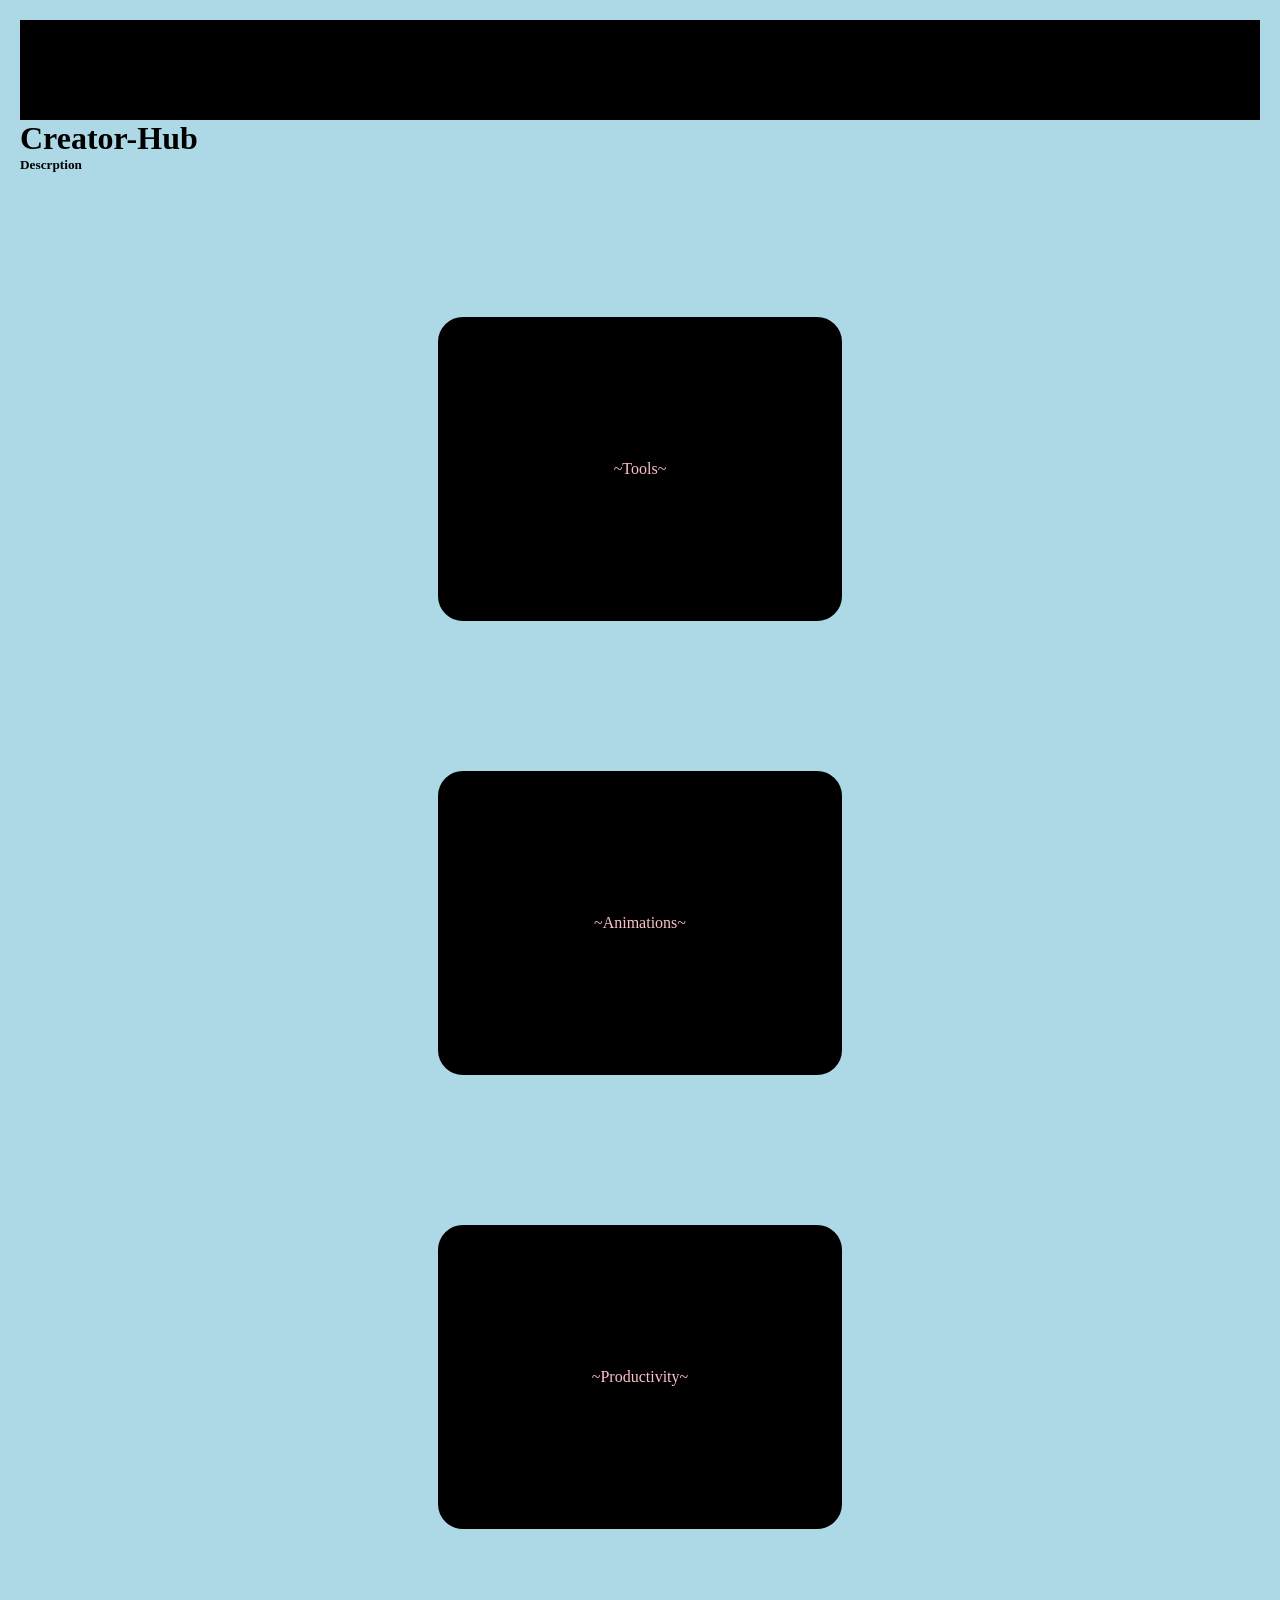
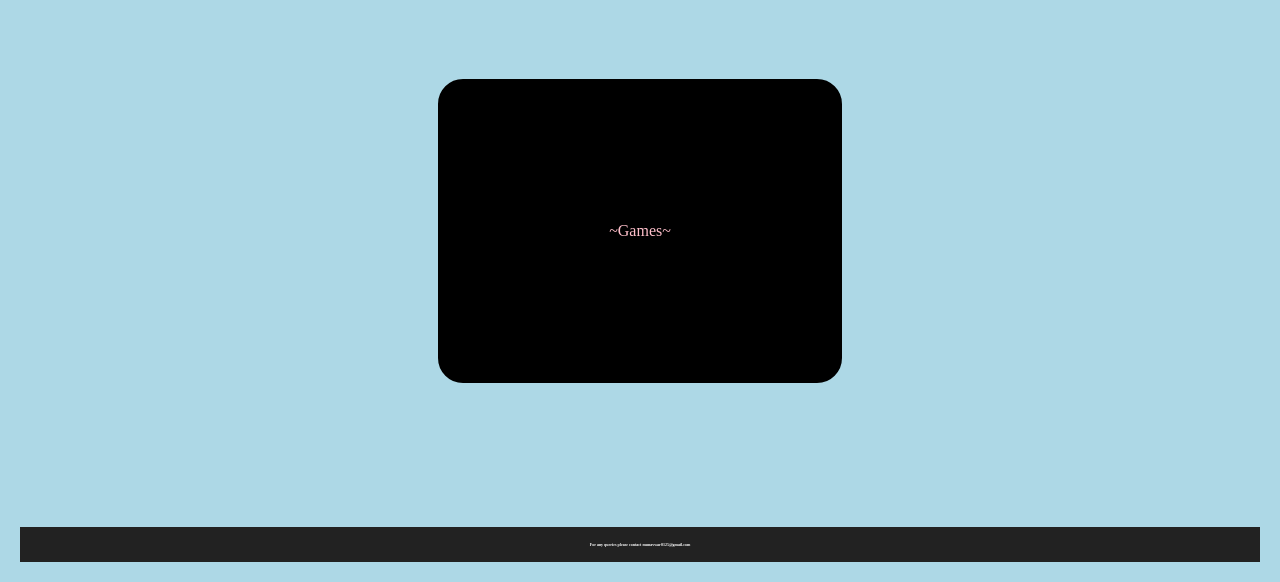
<file: Index.html>
<!DOCTYPE html>

<html lang="en">
  <head>
  <link rel="stylesheet" href="style.css">
  </head>
<body>
<header><div class="heading"><h4>Creator-Hub</h4> <h6>by Munavwar</h6></div>
</header>
<main>


    <h1> Creator-Hub</h1>
    <h5>Descrption</h5>
    
    <div class="container">
      <a herf="Projects/Tools/timer.html" class="card"target="_blank">~Tools~</a>
      <a herf="Projects/Animations/dark-light.html" class="card"target="_blank">~Animations~</a>
      <a herf="/Productivity" class="card"target="_blank">~Productivity~</a>
      <a herf="/Games" class="card"target="_blank">~Games~</a>
    </div>
    </main>
<footer> 
<h4>For any queries please contact munavwar0125@gmail.com
</h4>
</footer>
</body>
</html>
</file>
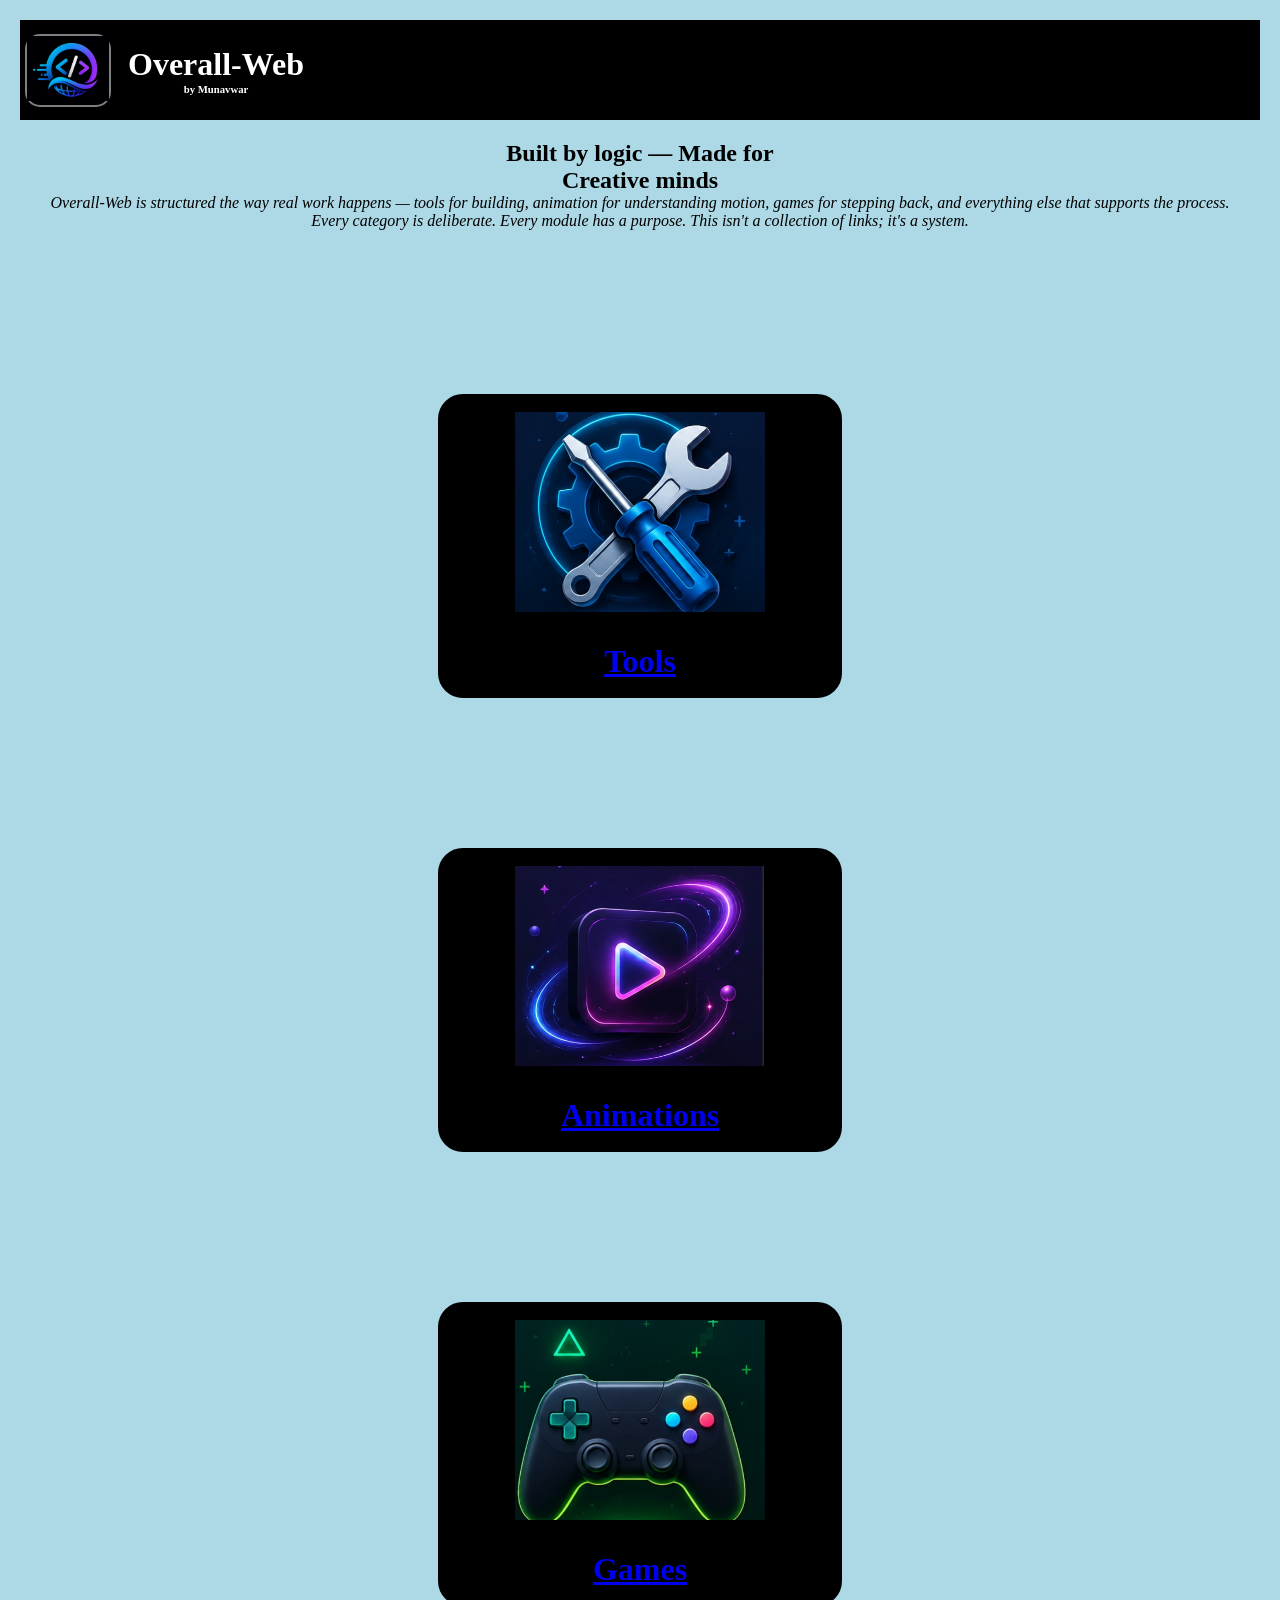
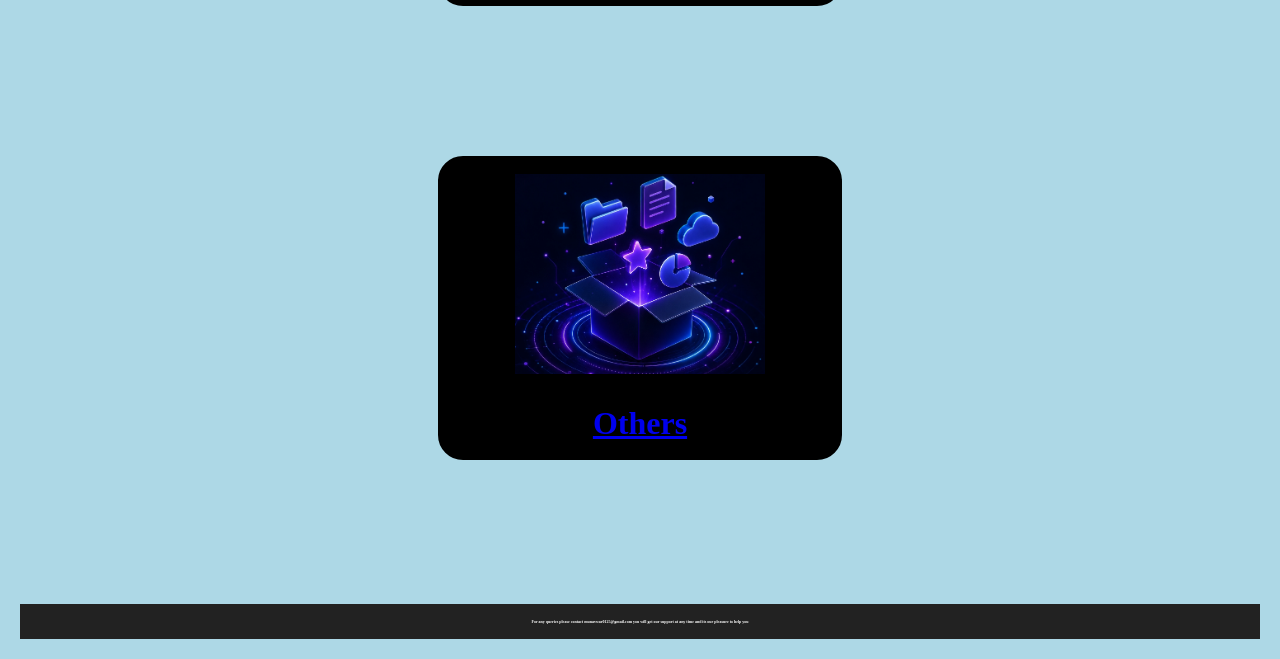
<file: index.html>
<!DOCTYPE html>

<html lang="en">
  <head>
  <link rel="stylesheet" href="style.css">
  </head>
<body>
<header>
 
  <div class="heading">
    
  
     <div id="logo"><img id="hub" src="logo.jpg"></div>
  <div id="head"><h1>Overall-Web</h1> <h6>by Munavwar</h6></div>

</div>
<div id ="infi">
  <h1>
    
  </h1></div>
</header>
<main>

<div class="title">
    <h2 id="tHub"> Built by logic — Made for <br>Creative minds </h2>
    <ul><p><i>
      Overall-Web is structured the way real work happens — tools for building, animation for understanding motion, games for stepping back, and everything else that supports the process. Every category is deliberate. Every module has a purpose. This isn't a collection of links; it's a system.   </i> </p></ul>
</div> 
<div class="container">
     <div class="card" id="tools">
       <img src="assets/tools.jpg">
      <a href="projects/tools/tools.html" target="_blank"><h1>Tools</h1> </a>
     </div>
     <div class="card" id="animation">
        <img src="assets/animation.jpg">
      <a href="projects/animations/ui.html" target="_blank"><h1>Animations</h1></a>
       </div>
    <!--  <a href="projects/productivity/products.html" class="card"target="_blank"><h1>Productivity</h1></a>-->
      <div class="card" id="games">
        <img src="assets/games.jpg">
  <a href="projects/games/games.html" target="_blank"><h1>Games</h1></a>
        </div>
     <div class="card" id="others">
       <img src="assets/others.jpg">
      <a href="projects/productivity/products.html" target="_blank"><h1>Others</h1></a>
     </div>
</div>
    </main>
<footer> 
<h4>For any queries please contact munavwar0125@gmail.com you will get our support at any time and its our pleasure to help you 
</h4>
</footer>
</body>
</html>
</file>
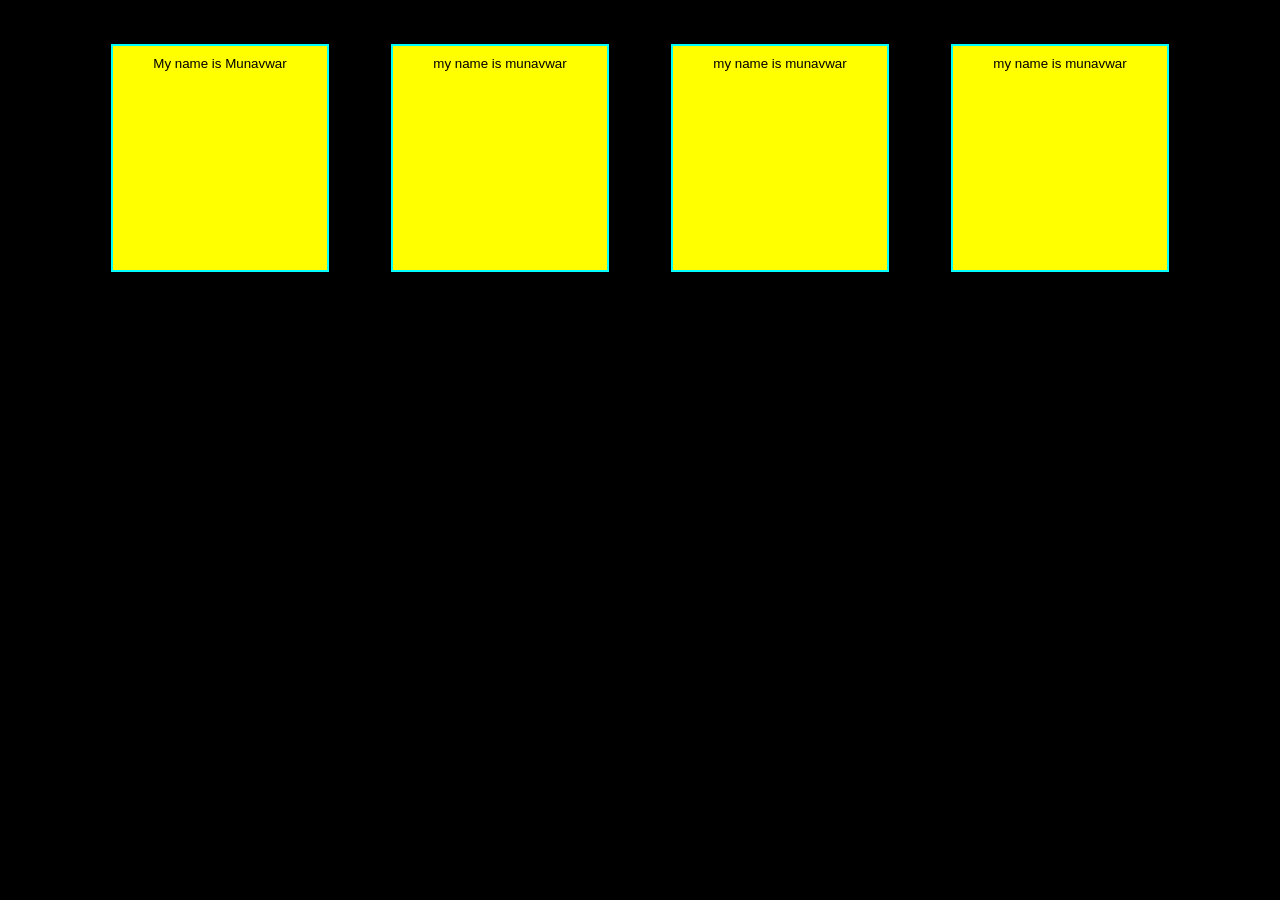
<file: projects/animations/fCards.html>
<!DOCTYPE html>
<html lang="en">
<head>
     <link rel="stylesheet" href="fCards.css">
    <title>Flip Cards</title>
</head>
<body>

<div class="grid">
    <button class="fCard">Card1
    <div class="fInner">
     <div class="fFront">My name is Munavwar</div>
     <div class="fRear">iam single</div>
     </div>
    </button>
    
     <button class="fCard">Card2
    <div class="fInner">
     <div class="fFront">my name is munavwar</div>
     <div class="fRear">iam single</div>
     </div>
    </button>
    
     <button class="fCard">Card3
    <div class="fInner">
     <div class="fFront">my name is munavwar</div>
     <div class="fRear">iam single</div>
     </div>
    </button>
    
 <button class="fCard">Card4
    <div class="fInner">
     <div class="fFront">my name is munavwar</div>
     <div class="fRear">iam single</div>
     </div>
    </button>
</div>
<script src="fCards.js"></script>
</body>
</html>'
</file>
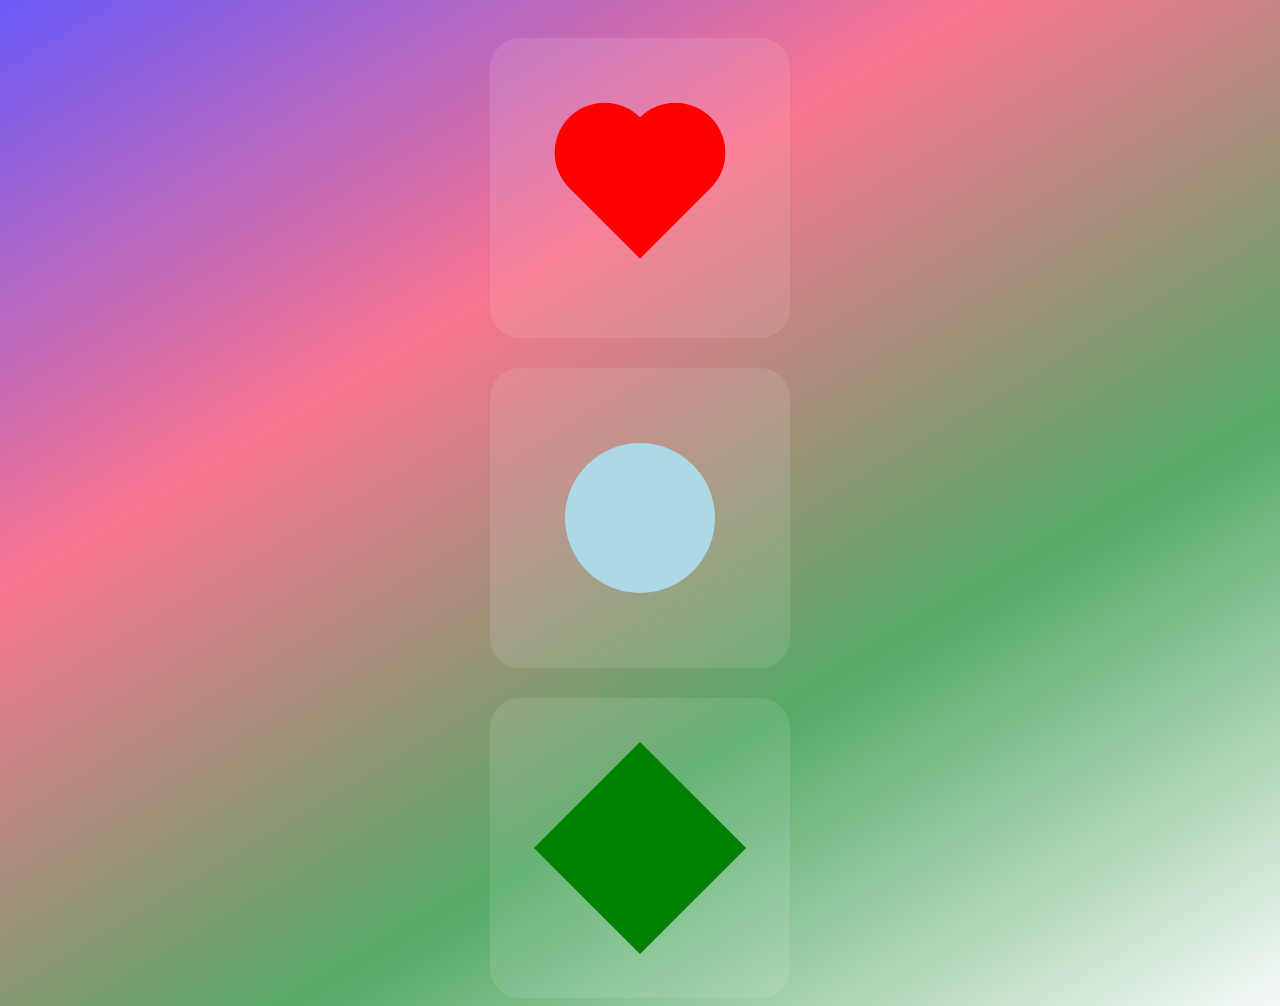
<file: projects/animations/glassM.html>
<!DOCTYPE html>
<header>
  <link rel="stylesheet" href="glassM.css">
</header>
<body>
  <div class="grid1">
    <div class="item1">
      <div class="shape heart"></div>
      <div class="tagH"></div>
    </div></div>
    
    <div class="grid2">
    <div class="item2">
      <div class="shape circle"></div>
      <div class="tagC"></div>
    </div></div>
    
<div class="grid3">
    <div class="item3">
      <div class="shape diamond"></div>
      <div class="tagD"></div>
    </div>
  </div>
  
</body>
</file>
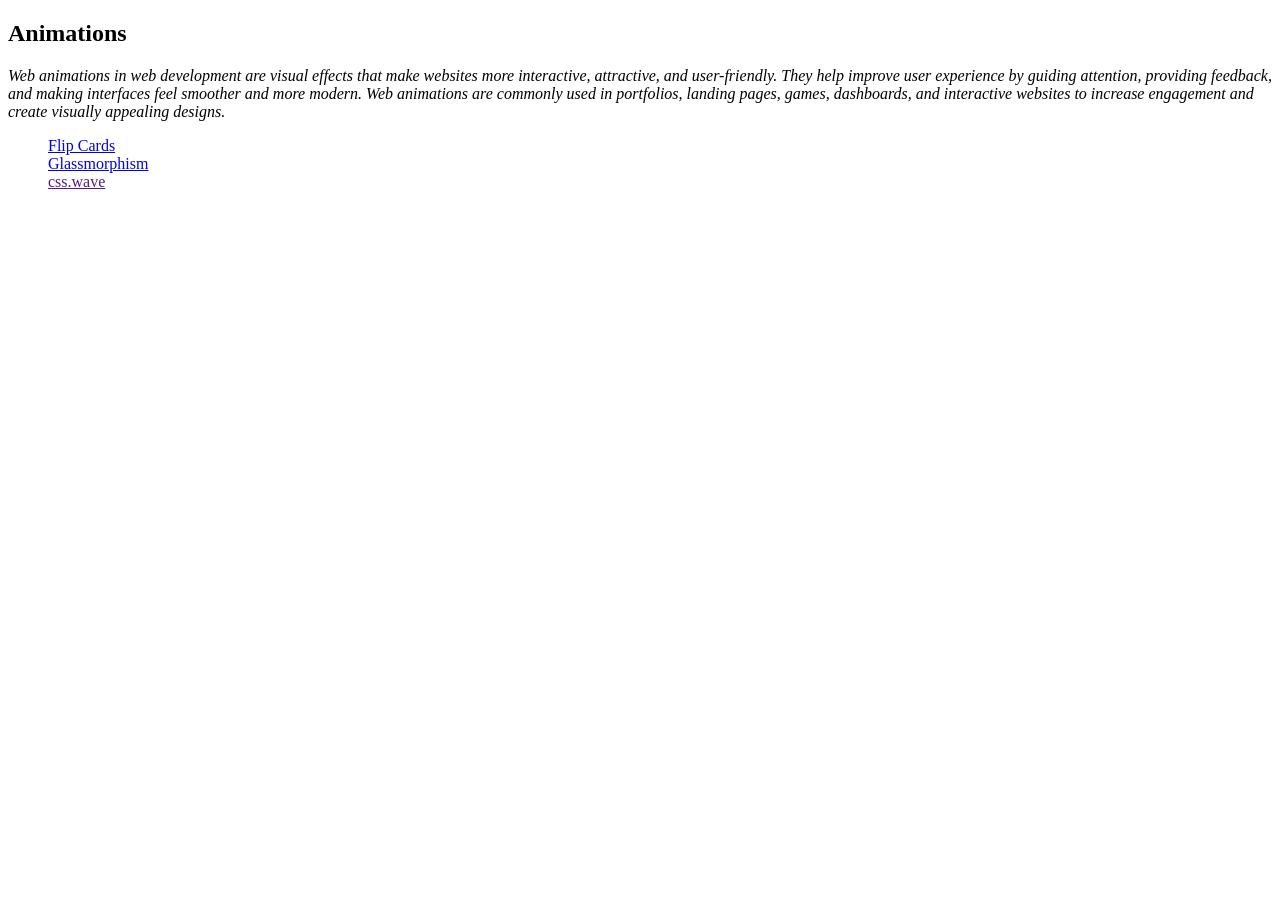
<file: projects/animations/ui.html>
<!DOCTYPE html>
<html lang="en">
<head>
  
<style>

body{
    
}

/* Combined Neon + Pulse 
.combined{
    padding:12px 28px;

    background:#1a1a1a;

    color:#00ffcc;

    border:2px solid #00ffcc;

    border-radius:30px;

    font-weight:bold;

    letter-spacing:1px;

    box-shadow:0 0 12px #00ffcc;

    animation:pulse 1s infinite;

    font-size:18px;
}

@keyframes pulse{
    0%{
        transform:scale(1);
    }

    50%{
        transform:scale(1.5);
    }

    100%{
        transform:scale(1);
    }
}
*/
</style>

  <title>Document</title>
</head>
<body>
<h2>Animations</h2>
<p><i>
Web animations in web development are visual effects that make websites more interactive, attractive, and user-friendly.
They help improve user experience by guiding attention, providing feedback, and making interfaces feel smoother and more modern. Web animations are commonly used in portfolios, landing pages, games, dashboards, and interactive websites to increase engagement and create visually appealing designs.</i>
</p>
<ul>
<a href="fCards.html">Flip Cards</a><br>
<a href="glassM.html">Glassmorphism</a>
<br>
<a href="">css.wave</a>
</ul>
</body>
</html>
</file>
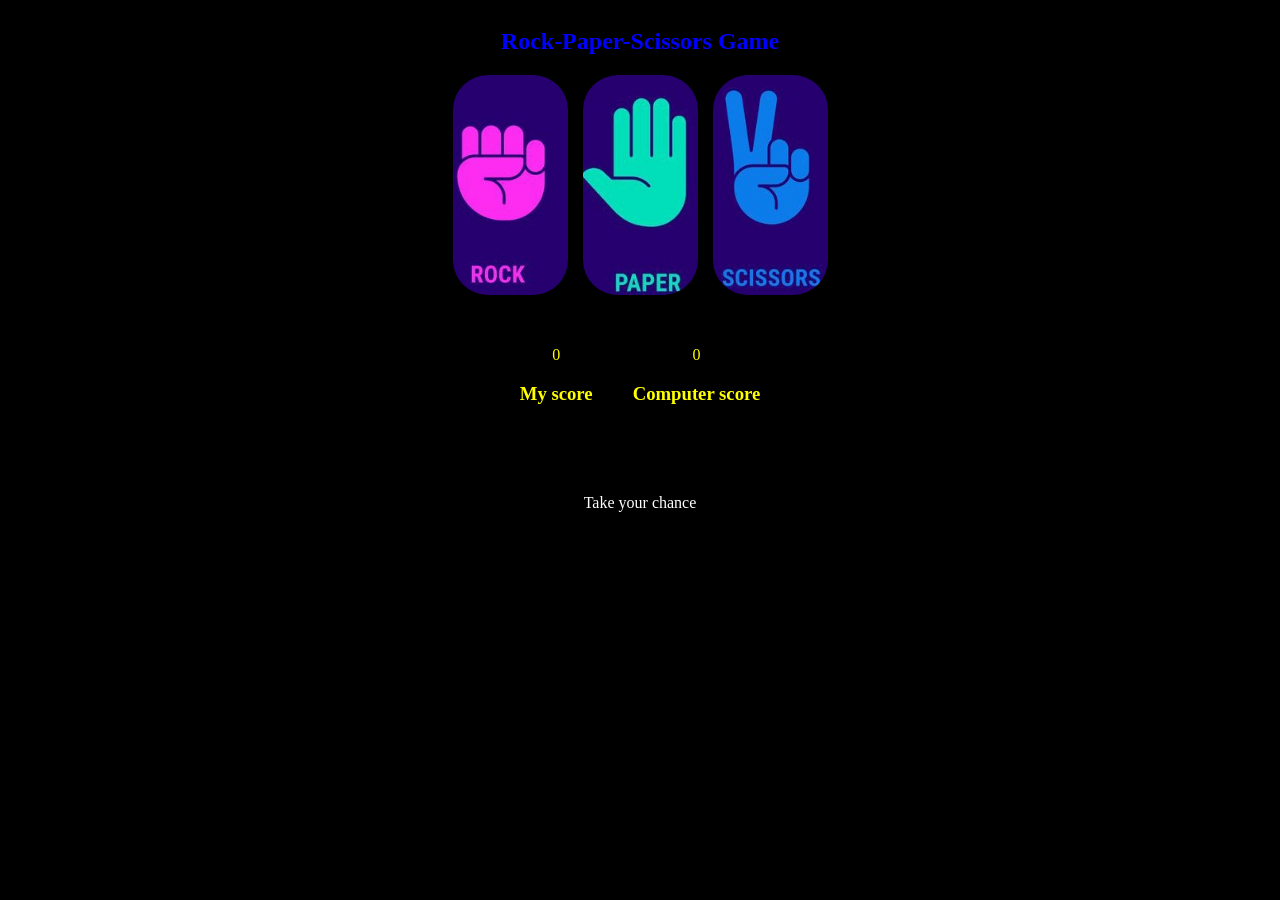
<file: projects/games/rcp.html>
<!DOCTYPE html>
<html lang="en">
<head>
  <meta charset="UTF-8" />
  <meta name="viewport" content="width=device-width, initial-scale=1.0" />

  <title>Creator Hub</title>

  <!-- CSS -->
  <link rel="stylesheet" href="rcp.css" />
</head>

<body>

  <!-- Header -->
  <header>
    <h2>Rock-Paper-Scissors Game</h2>
  </header>
<div class="rcp">
  <img class="card" id="rock"src="1780053066618 (1).jpg">
  <img class="card" id="paper"src="1780053066618 (2).jpg">
  <img class ="card"id="scissors"src="1780053066618 (3).jpg">
</div>

<div class="score-board">
  <div>
  <p id="user-score">0</p>
  <p><h3>My score</h3></p>
  </div>
  <div>
  <p id="c-score">0</p>
  <p><h3>Computer score</h3></p>
  </div>

</div>
<div class="msg">
  <p id="msg">Take your chance</p>
</div>




  <!-- JavaScript -->
  <script src="rcp.js"></script>

</body>
</html>
</file>
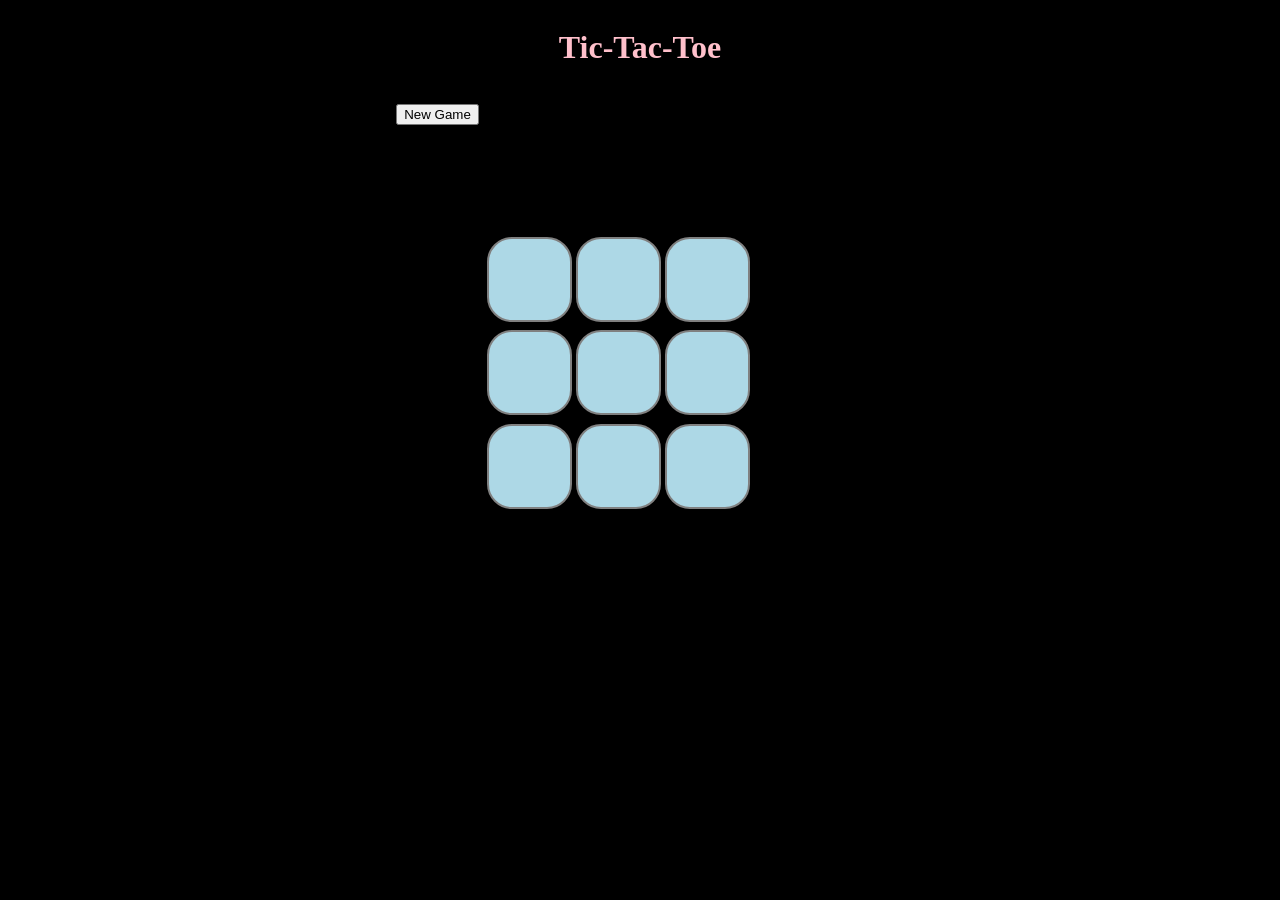
<file: projects/games/ttt.html>
<!DOCTYPE html>
<html lang="en">
<head>

    <meta name="author" content="Your Name">

    <title>Tic-Tac-Toe</title>

    <link rel="stylesheet" href="ttt.css">
    
</head>
<body>
  <h1>Tic-Tac-Toe</h1>
  <div class="msg-container">
    <p id="msg"></p>
    <button id="new-btn">New Game</button>
  </div>
  
  <div class="container">
   
     <button class="box"></button>
     <button class="box"></button>
     <button class="box"></button>
     <button class="box"></button>     
     <button class="box"></button>      
     <button class="box"></button>  
     <button class="box"></button>      
     <button class="box"></button>     
     <button class="box"></button>       
  </div>
 
 
   <div class="reset"><button id="reset"></button>
   </div>
   
    <script src="ttt.js"></script>
</body>
</html>
</file>
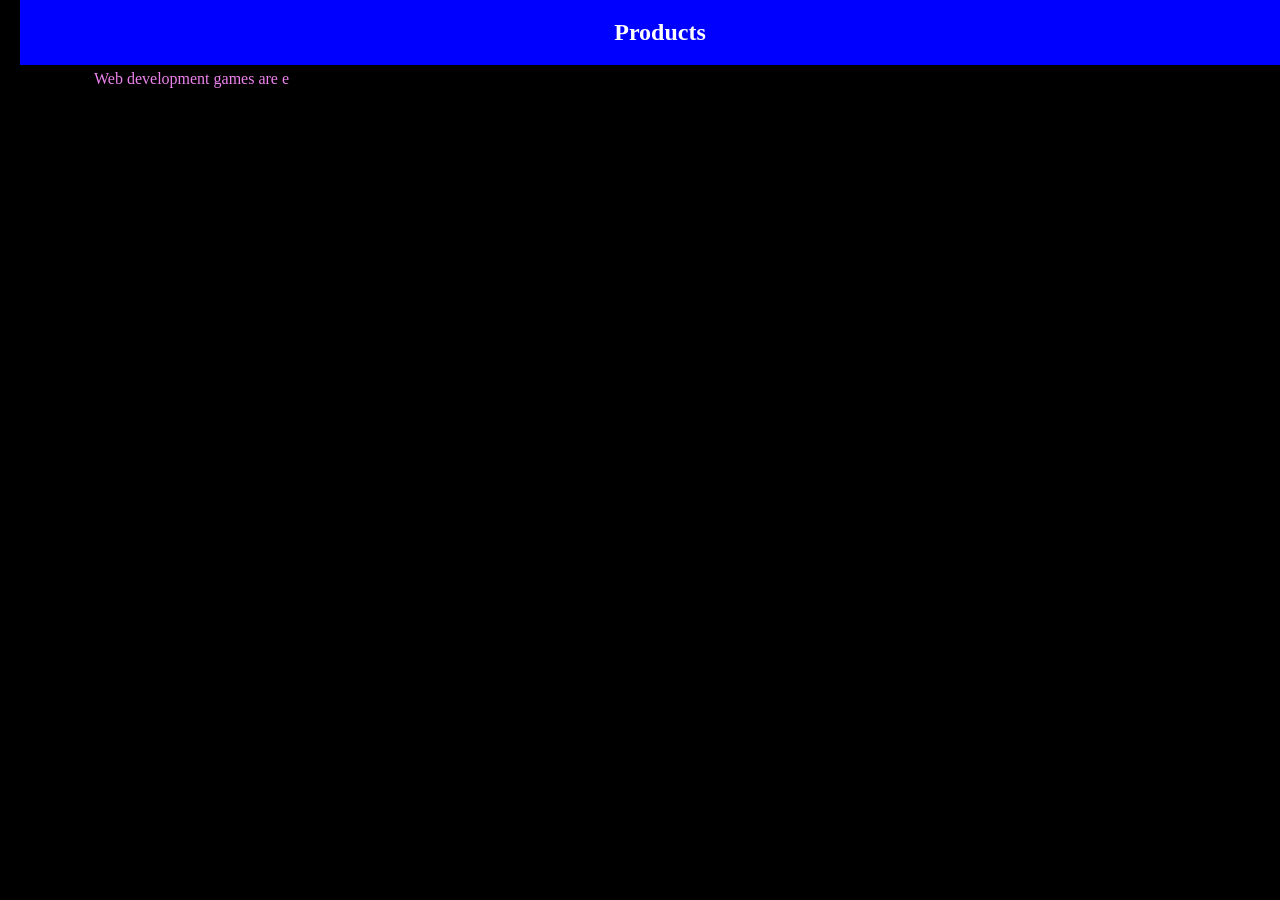
<file: projects/productivity/products.html>
<!DOCTYPE html>
<html lang="en">
<head>
  
  <title>Tools</title>
   <link rel ="stylesheet" href="products.css">
</head>
<body>
  <style>
   
  </style>
  <div class="container">
<div id="heading"><h2> Products </h2></div>
<div id="para"><p><ul>
Web development games are e</ul>
</p></div>
<div id="link"><ul>
<a href="t.html">Timer</a><br>
<a href=" "></a>
<a href=" "> </a>
</ul>
</div>

</div>
</body>
</html>
</file>
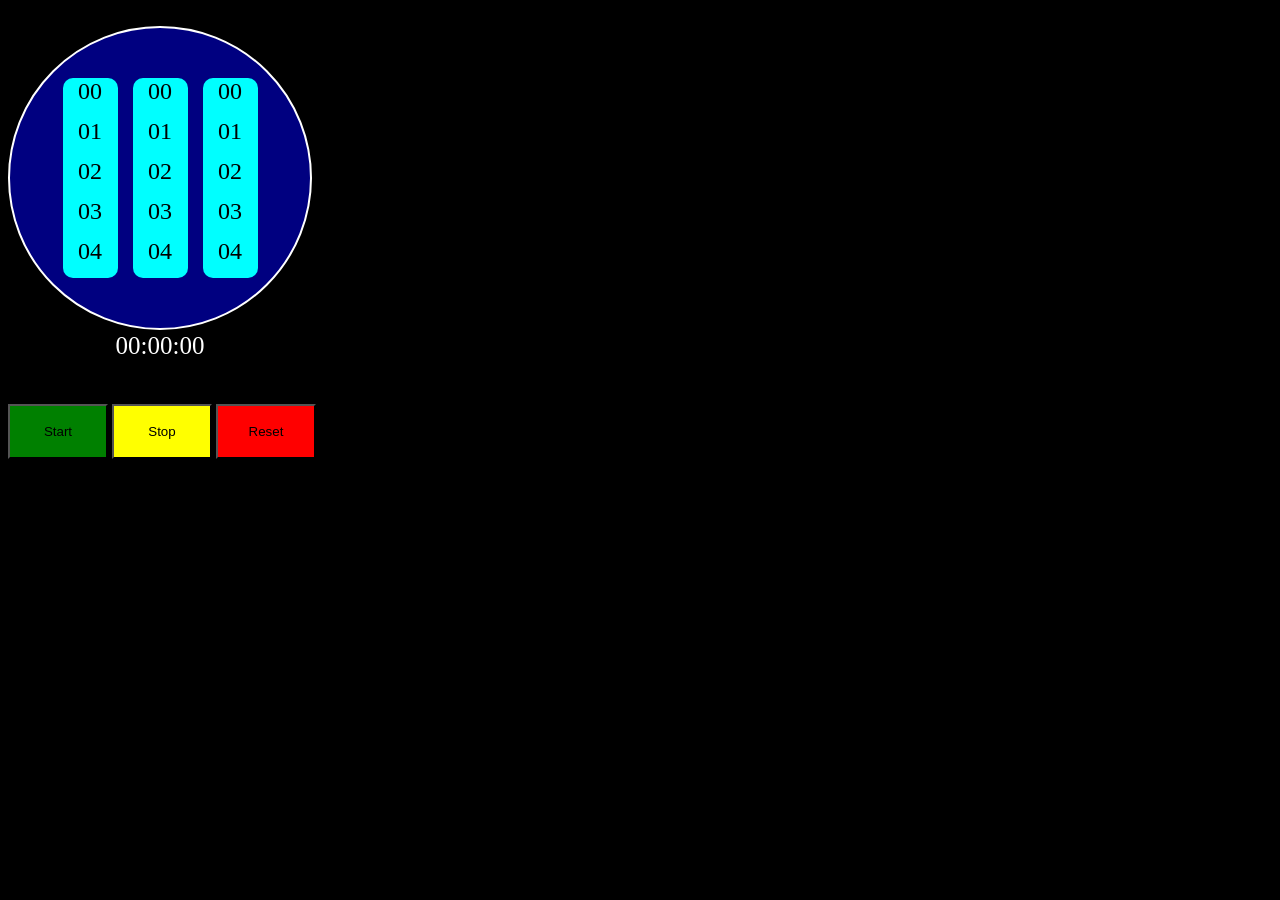
<file: projects/productivity/t.html>
<!DOCTYPE html>
<html lang="en">
<head>

    <meta name="author" content="Your Name">

    <title>Timer</title>

    <link rel="stylesheet" href="t.css">
    
</head>
<body>
  <div id ="title"> Timer</div>
  <div class="ws">
    <div class="wheel" id="h"></div>
    <div class="wheel" id="m"></div>
    <div class="wheel" id="s"></div>
  </div>

  <div id="display">00:00:00</div>

  <div class="controls">
    <button class="control"id="start">Start</button>
   <button class="control"id="pause">Stop</button>
   <button class="control"id="reset">Reset</button>
  </div>
  
  

   



    <script src="t.js"></script>
</body>
</html>
</file>
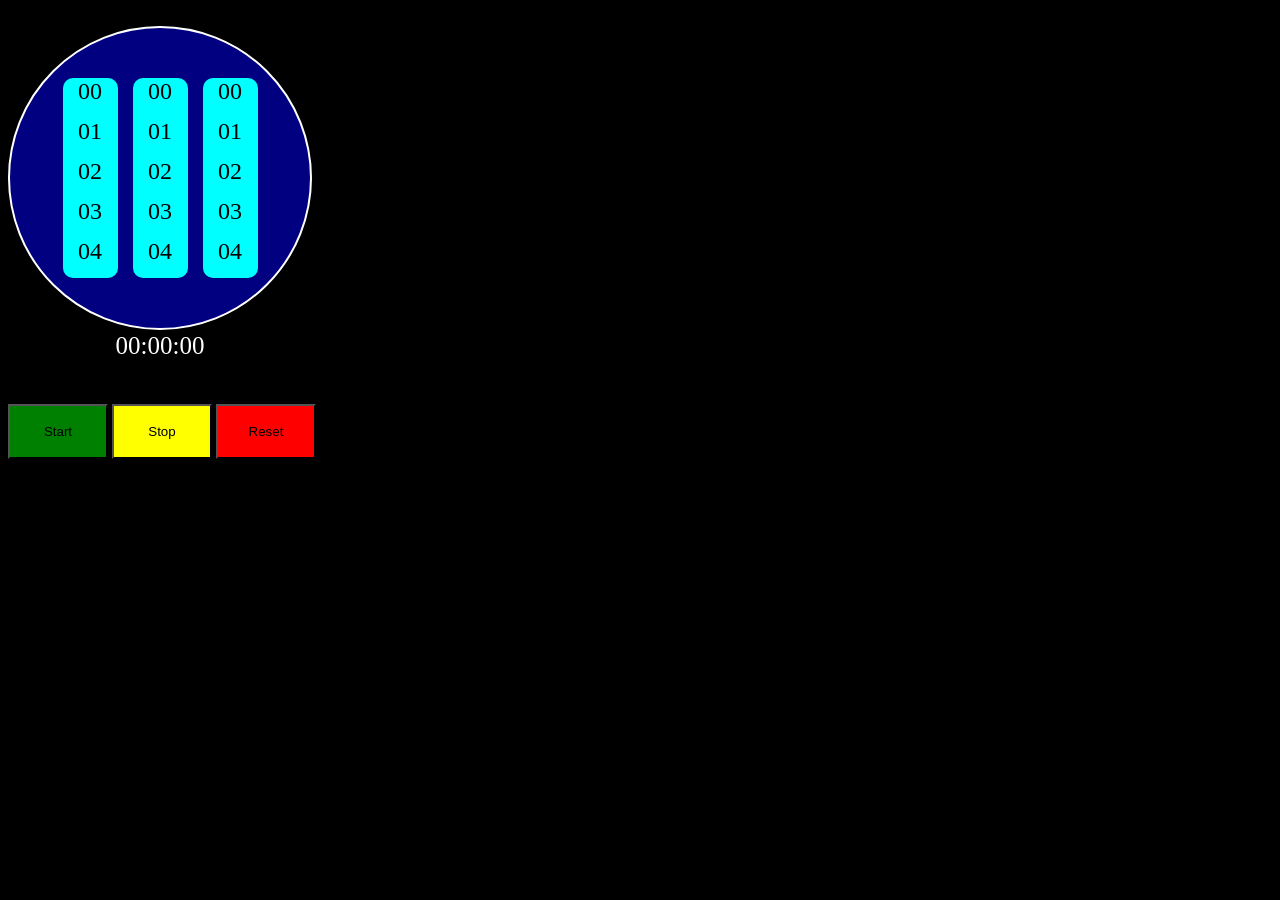
<file: projects/tools/calc.html>
<!DOCTYPE html>
<html lang="en">
<head>

    <meta name="author" content="Your Name">

    <title>Timer</title>

    <link rel="stylesheet" href="calc.css">
    
</head>
<body>
  <div id ="title"> Timer</div>
  <div class="ws">
    <div class="wheel" id="h"></div>
    <div class="wheel" id="m"></div>
    <div class="wheel" id="s"></div>
  </div>

  <div id="display">00:00:00</div>

  <div class="controls">
    <button class="control"id="start">Start</button>
   <button class="control"id="pause">Stop</button>
   <button class="control"id="reset">Reset</button>
  </div>
  
  

   



    <script src="calc.js"></script>
</body>
</html>
</file>
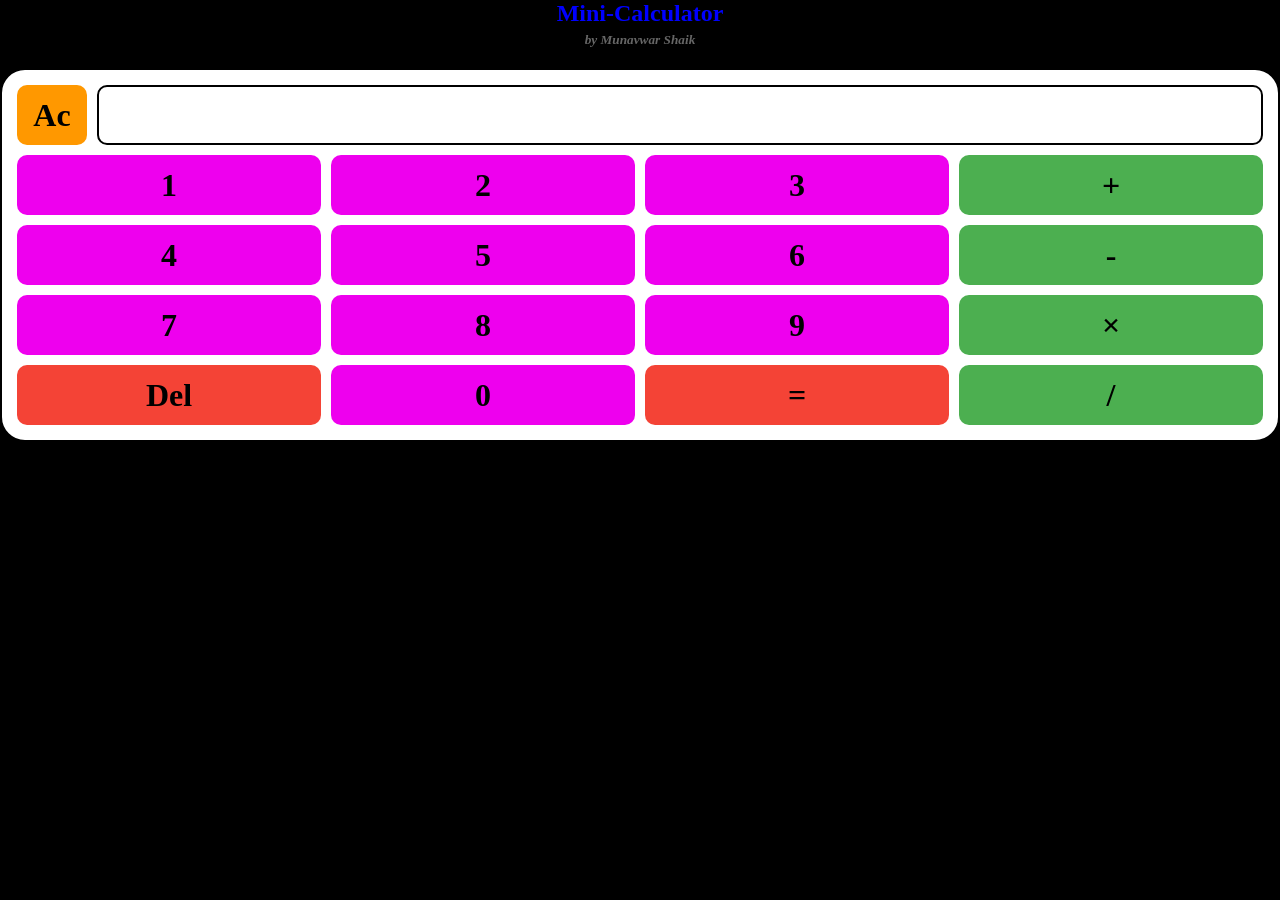
<file: projects/tools/timer.html>
<!DOCTYPE html>
<html>
  <head>
    <meta name="google-site-verification" content="M7DJvtF9Cjwhr4J6KAveNsVTDJH0ovawVv1atBeqkP0">
    <title> Munavwar Mini Calculator </title>
    <meta name="description" content="Simple calculator by Munavwar">
    <link rel="stylesheet" href="timer.css">
  </head>
  <body>
    <div class="title">
       <h2><b>Mini-Calculator</b></h2>
    <h5><i>by Munavwar Shaik</i></h5>
    </div>
   
    
    <div id="container">
    <div class="top">
      <div class="ac" onclick="clearDisplay()"><h1>Ac</h1></div>
      <input type="text" class="display"readonly>
      </div>
        <div class="box" onclick="appendValue('1')">
      <h1>1</h1> </div>
        <div class ="box" onclick="appendValue('2')">
      <h1>2</h1>
       </div>
       <div class ="box" onclick="appendValue('3')">
      <h1>3</h1>
        </div>
         <div class ="green" onclick="appendValue('+')">
      <h1>+</h1>
        </div>
        <div class ="box" onclick="appendValue('4')">
      <h1>4</h1>
        </div>
        <div class ="box" onclick="appendValue('5')">
      <h1>5</h1>
        </div>
         <div class ="box" onclick="appendValue('6')">
      <h1>6</h1>
        </div>
         <div class ="green" onclick="appendValue('-')">
      <h1>-</h1>
        </div>
         <div class ="box" onclick="appendValue('7')">
      <h1>7</h1>
        </div>
         <div class ="box" onclick="appendValue('8')">
      <h1>8</h1>
        </div>
        <div class ="box" onclick="appendValue('9')">
      <h1>9</h1>
        </div>
        <div class ="green" onclick="appendValue('*')">
      <h1>×</h1>
        </div>
         <div class ="red" onclick="deleteLast()">
      <h1>Del</h1></div>
         <div class ="box" onclick="appendValue('0')">
      <h1>0</h1>
        </div>
         <div class ="red" onclick="calculate()">
      <h1>=</h1>
        </div>
        <div class ="green" onclick="appendValue('/')">
      <h1>/</h1>
        </div>    
        
     
    </div>
    <script src="timer.js"></script>
  </body>
</html>
</file>
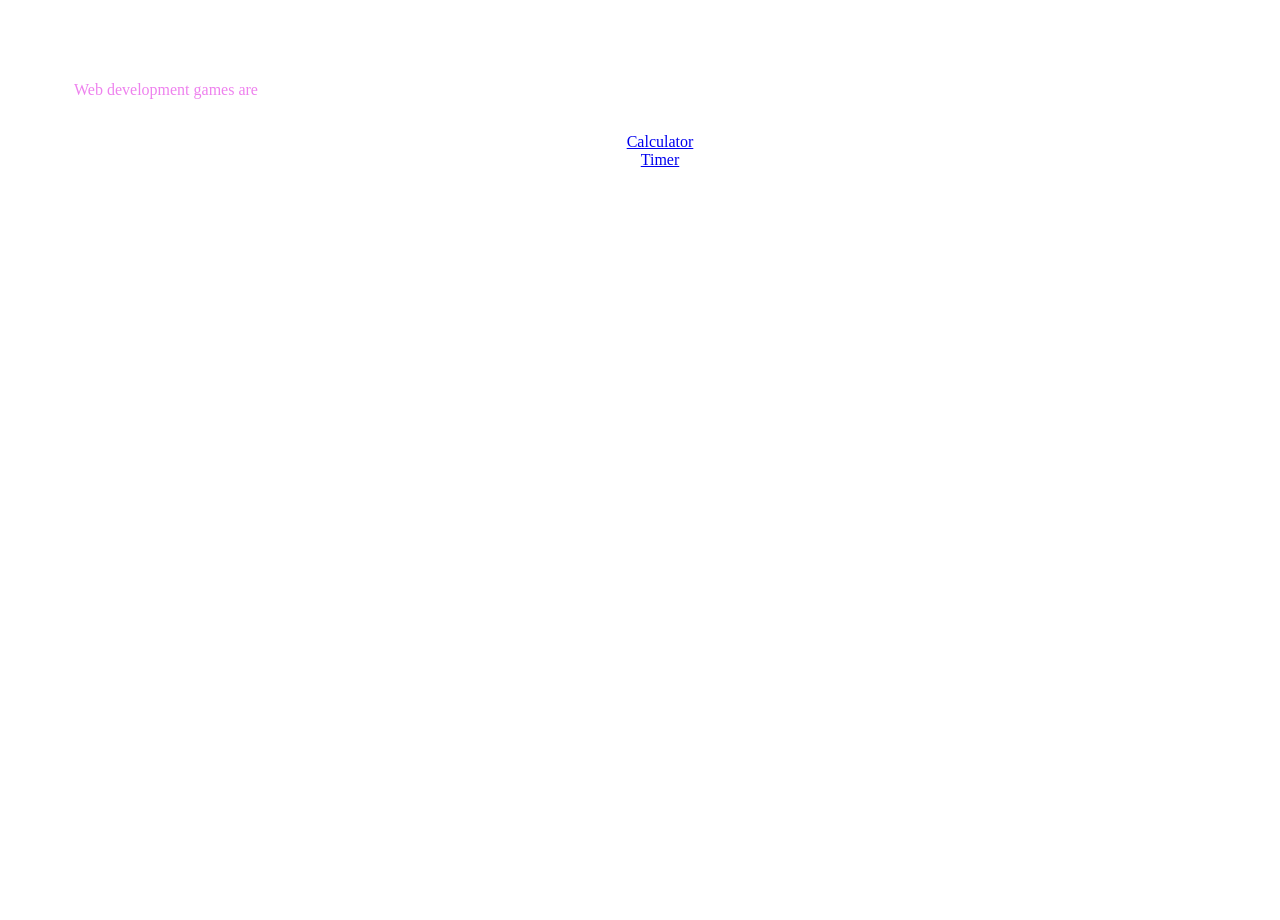
<file: projects/tools/tools.html>
<!DOCTYPE html>
<html lang="en">
<head>
  
  <title>Tools</title>
   <link rel ="stylesheet" href="tools.css">
</head>
<body>
  <style>
   
  </style>
  <div class="container">
<div id="heading"><h2> Tools </h2></div>
<div id="para"><p><ul>
Web development games are </ul>
</p></div>
<div id="link"><ul>
<a href="timer.html">Calculator</a><br>
<a href="calc.html">Timer</a>
<a href=" "> </a>
</ul>
</div>

</div>
</body>
</html>
</file>
<file: style.css>
* {
  margin: 0;
  padding: 0;
}
body{
  padding: 20px;
  background-color: lightblue;
  
}

img {
  width: 250px;
  height: 200px;
  object-fit: cover;    /* fills div, crops overflow, keeps aspect ratio */
}

#logo{
  margin: 5px ;
  border: 2px solid grey;
border-radius: 15px;
}
#head {
  color: white;
  margin: 5px;
  
  position: sticky;
  left: 10%;
  text-align: center;
}

.heading{
  background: black;
  height: 100px;
  color: black;
  position: relative;
  display: flex;
  align-items: center;
  padding: ;
}

.heading h2,
.heading h6{
  margin: 0;
  padding: 0;
}
header{
background: white;
  color: green;
  position: relative;
  top: 0;
  
}

#infi{
  position: fixed;
  top: 0;
  right: 0;
  text-align: top;
  border-bottom: 0px;
  height:35px;
  
  
}

#search{
  height: 65px;
  width: 89px;
  object-fit:contain ;
  background: #ffff;
}
#hub{
  height: 65px;
  width: 82px;
  object-fit:cover ;
  
  background-color:  #ffFa;
}
.title{
  margin: 20px;
  background: lightblue;
  text-align: center;
}
.container{
  background-color:  lightblue;
  display: flex;
  flex-direction: column;
  justify-content: flex-start;
  align-items: center;
  padding: 69px;
  min-height: 100vh;
}
#games{
  background: ;
}
#animations{
  background:#0E0E2A;
}
.card{
  height: 300px;
  width: 400px;
  background-color:black;
  color: pink;
  text-decoration: none;
  border:2px solid black;
  border-radius: 25px;
  text-align: center;
  margin: 75px;
  display: grid;
  place-items: center;
}
footer {
  background-color: #222;
  color: #fff;
  text-align: center;
  padding:  15px;
  font-size: 4px;
}

footer p {
  margin: 0;
}
</file>
<file: projects/animations/fCards.css>
*{box-sizing: border-box;
  background: black;
}
.grid{
  background: black;
  color:;
  display: flex;
  flex-wrap: wrap;
  justify-content: center;
  gap: 10px;
}
.fCard{
perspective: 1000px;
height:230px ;
width: 230px;
margin: 20px;
background: black;
border: none;

}
.fInner{
  border: none;
  position: relative;
  transform-style:preserve-3d;
  transition: 0.7s;
  height: 100%;
  width: 100%;
  background:black;
  /*display: flex;
  flex-wrap: wrap;
  justify-content: center;*/
}
.fFront, .fRear{
  height: 100%;
  width: 100%;
  position: absolute;
  inset: 0;
  padding: 10px;
  backface-visibility: hidden;
}

.fFront{
  position: center;
  height: 100%;
  width: 100%;
  background: yellow;
 border:2px solid cyan;
}
.fRear{
  height: 100%;
  width: 100%;
  background: pink;
  color:black;
  border:2px solid cyan;
  transform :rotateY(180deg);
}
</file>
<file: projects/animations/glassM.css>
*{}
body{
  background: linear-gradient(149deg, #6a5af9, #f9748f,#5a6f,#7a91);
  font-family: sans-serif;
  display: flex;
  flex-direction: column;
  justify-content: center;
  align-items: center;
  gap: 30px;
}
.grid1{
  position: relative;
  height: 300px;
  width: 300px;
  background: rgba(255,255,255,0.1);
  border-radius:30px;
  display: flex;
  flex-direction: column;
  justify-content: center;
  align-items: center;
}

.grid2{
  position: relative;
  height: 300px;
  width: 300px;
  background: rgba(255,255,255,0.1);
  border-radius:30px;
display: flex;
  flex-direction: column;
  justify-content: center;
  align-items: center;
}

.grid3{
  position: relative;
display: flex;
  flex-direction: column;
  justify-content: center;
  align-items: center;
  position: center;
  height: 300px;
  width: 300px;
  background: rgba(255,255,255,0.1);
  border-radius:30px;
}


.shape{
  
  position: absolute;
  height: 100px;
  width: 100px;
  background: yellow;
  /* Runs once, then stops 
animation: fadeIn 1s ease-out;
*/
/* Waits 2 seconds before starting *//*
animation: slideIn 0.5s ease 2s;*/
 /* animation: blink 1s infinite;*/
 /* animation: shake 0.5s  infinite;
  animation: spin 2s linear infinite;
  */
}
.tag{

  background:white;
  color: black;
  height: 30px;
  
}

.heart {
    width: 100px;
    height: 100px;
    background: red;
    position: relative;
    transform: rotate(-45deg);
    animation: heartbeat 1.2s ease-in-out infinite;
  }

  .heart::before,
  .heart::after {
    content: "";
    position: absolute;
    width: 100px;
    height: 100px;
    background: red;
    border-radius: 50%;
  }

  .heart::before {
    top: -50px;
    left: 0;
  }

  .heart::after {
    top: 0;
    left: 50px;
  }

  @keyframes heartbeat {
    0%   { transform: rotate(-45deg) scale(1); }
    14%  { transform: rotate(-45deg) scale(1.3); }
    28%  { transform: rotate(-45deg) scale(1); }
    42%  { transform: rotate(-45deg) scale(1.3); }
    70%  { transform: rotate(-45deg) scale(1); }
    100% { transform: rotate(-45deg) scale(1); }
  }

.diamond{
  height: 150px;
  width:150px;
  position: relative;
    background: green;
    transform: rotate(-45deg);
    animation: spin 2s linear infinite;
}
@keyframes spin{
    from{
        transform: rotate(0deg);
    }
    to{
        transform: rotate(360deg);
    }
}
.circle{
  height: 150px;
  width: 150px;
  position: relative;
  background: lightblue;
  animation: blink 1s step-end infinite;
  border-radius: 50%;
}
@keyframes blink {
  0%, 100% { opacity: 1.7; }
  50%      { opacity: 0.3; }
}








  @keyframes float {
    0%, 100% { transform: translateY(0); }
    50%      { transform: translateY(-20px); }
  }
  
@keyframes pulse  { 50% { transform: scale(1.1); } }


@keyframes shake  { 25% { transform: translateX(-5px); } 75% { transform: translateX(5px);
</file>
<file: projects/games/rcp.css>
body{
  text-align: center;
  display: flex;
  align-items: center;
  flex-direction: column;
  background: black;
}

.rcp{
  height:200px;
  width: 100%;
  display: flex;
  justify-content: center;
  flex-direction: row;
  gap: 15px;
}
.card{
  height:220px;
  width: 115px;
  border-radius: 35px;
  object-fit: cover;
}
.card:hover {
  transform: scale(0.9);
   opacity: 0.8;
   border-color:5px black;
   box-shadow: 0 0 29px black;
}
.score-board{
  
  color:yellow;
  display: flex;
  justify-content: center;
  flex-direction: row;
  padding: 30px;
  margin:25px;
  gap:40px
}
.msg{
  text-align: center;
  border-radius: 25px;
  
  color: white;
  /*margin-top:10px ;
  width: 275px;*/
  /*position: absolute;
  top: 35%;
  left: 50%;
  transform: translate(-50%, -50%);*/
}
h2{
  background-color: black;
  color: blue;
}
</file>
<file: projects/games/ttt.css>
body{
  background:black ;
  flex-wrap: wrap;
display: flex;
  justify-content: center;
  align-items: column;
}
h1{
  color:pink;
  width: 100%;
  text-align: center;
}
.container{
  margin-top:145px ;
  background: ;
  height:280px ;
  width: 280px;
flex-wrap: wrap;
display: flex;
justify-content: center;
 align-items:center ;
 
}

.box{
  height: 85px;
  width: 85px;
margin: 2px;
border: 2px solid grey;
border-radius: 25px;
font-size: 35px;

background-color: lightblue;
}
#reset{
  display: none;
}
}
#reset{
  height: 25px;
  width:125px;
}
.reset{
  margin-top:120px;
  height: 125px;
  width:125px;
}

  

.msg-container{
  color: white;

}
</file>
<file: projects/productivity/products.css>
body{
  padding: 0;
  margin: 0;
}
#heading{
  background: blue;
  color: white;
  position: fixed;
  top: 0;
width: 100%;
line-height: 25px;
}
#para{
  color: violet;
margin: 34px;
}
#link{
  text-align: center;
}
.container{
  height: 100vh;
  width: 100%;
position:fixed ;
padding: 20px;
top:0;
left: 0;
  background: black;
  text-align: center;
 display: flex;
  flex-wrap: wrap;
}
</file>
<file: projects/productivity/t.css>
body{
  background:black ;

}
.item {
  height: 40px;              /* must match ITEM_HEIGHT = 40 in JS */
 
  font-size: 24px;
  scroll-snap-align: center;
}
.ws{
  height: 300px;
  width: 300px;
  border: 2px solid white;
  border-radius: 100%;
  flex-wrap: wrap;
  display: flex;
  justify-content: center;
  align-content: center;
  gap: 15px;
  background: navy;
}
.wheel{
  background:white ;
  color:black;
  width: 55px;
  height: 200px;
  font-size: 15px;
  text-align: center;
  overflow-y:scroll;
 /*scroll-snap-type:y mandatory;*/
  background:cyan;
  border-radius:10px;
  /*border:1px solid #ccc;*/
}
#display{
  height: 70px;
  width: 300px;
  background: ;
  text-align: center;
  color: white;
  border-radius: 20px;
  border: 2px solid black;
  font-size: 25px;
}
.control{
  height: 55px;
  width: 100px;
  background: lightblue;
}

.control:hover{
  transform: scale(1.6px);
  opacity: 0.8;
}
#start{
  background: green;
}
#pause{
  background: yellow;
}
#reset{
  background: red;
}
</file>
<file: projects/tools/calc.css>
body{
  background:black ;

}
.item {
  height: 40px;              /* must match ITEM_HEIGHT = 40 in JS */
 
  font-size: 24px;
  scroll-snap-align: center;
}
.ws{
  height: 300px;
  width: 300px;
  border: 2px solid white;
  border-radius: 100%;
  flex-wrap: wrap;
  display: flex;
  justify-content: center;
  align-content: center;
  gap: 15px;
  background: navy;
}
.wheel{
  background:white ;
  color:black;
  width: 55px;
  height: 200px;
  font-size: 15px;
  text-align: center;
  overflow-y:scroll;
 /*scroll-snap-type:y mandatory;*/
  background:cyan;
  border-radius:10px;
  /*border:1px solid #ccc;*/
}
#display{
  height: 70px;
  width: 300px;
  background: ;
  text-align: center;
  color: white;
  border-radius: 20px;
  border: 2px solid black;
  font-size: 25px;
}
.control{
  height: 55px;
  width: 100px;
  background: lightblue;
}

.control:hover{
  transform: scale(1.6px);
  opacity: 0.8;
}
#start{
  background: green;
}
#pause{
  background: yellow;
}
#reset{
  background: red;
}
</file>
<file: projects/tools/timer.css>
*{
    margin:0;
    padding:0;
    box-sizing:border-box;
}

body{
    background:black;
}

.title{
    text-align:center;
    margin-bottom:20px;
}

.title h2{
    color:blue;
    margin-bottom:5px;
}

.title h5{
    color:#666;
}

#container{
  max-height:100vh;
    width:100%;
    padding:15px;
    background:white;
    border:2px solid #000;
    border-radius:25px;

    display:grid;
    grid-template-columns:repeat(4,1fr);
    gap:10px;
}

.top{
    grid-column:1/5;
    display:flex;
    gap:10px;
}

.display{
    flex:1;
    height:60px;
    width: 50px;
    border:2px solid #000;
    border-radius:10px;
    padding:10px;
    font-size:14px;
    text-align:right;
    
}

.ac{
    width:70px;
    height:60px;
    background:#ff9800;
    border-radius:10px;display:flex;
    justify-content:center;
    align-items:center;
    cursor:pointer;
    text-align: center;
}

.box{
    height:60px;
    color: black;
    background:#e0e;
    border-radius:10px;
    display:flex;
    justify-content:center;
    align-items:center;
    cursor:pointer;
}

.green{
    height:60px;
    background:#4caf50;
    color:black;
    border-radius:10px;
    display:flex;
    justify-content:center;
    align-items:center;
    cursor:pointer;
}

.red{
    height:60px;
    background:#f44336;
    color:black;
    border-radius:10px;
    display:flex;
    justify-content:center;
    align-items:center;
    cursor:pointer;
}

.box:hover,
.green:hover,
.red:hover,
.ac:hover{
  background: yellow;
    opacity:0.85;
}

.box:active,
.green:active,
.red:active,
.ac:active{
    transform:scale(0.90);
}
</file>
<file: projects/tools/tools.css>
body{
  padding: 0;
  margin: 0;
}
#heading{
  background: ;
  color: white;
  

}
#para{
  color: violet;
margin: 34px;
}
#link{
  text-align: center;
}
.container{
  height: 100vh;
  width: 100%;

  
  
}
</file>
